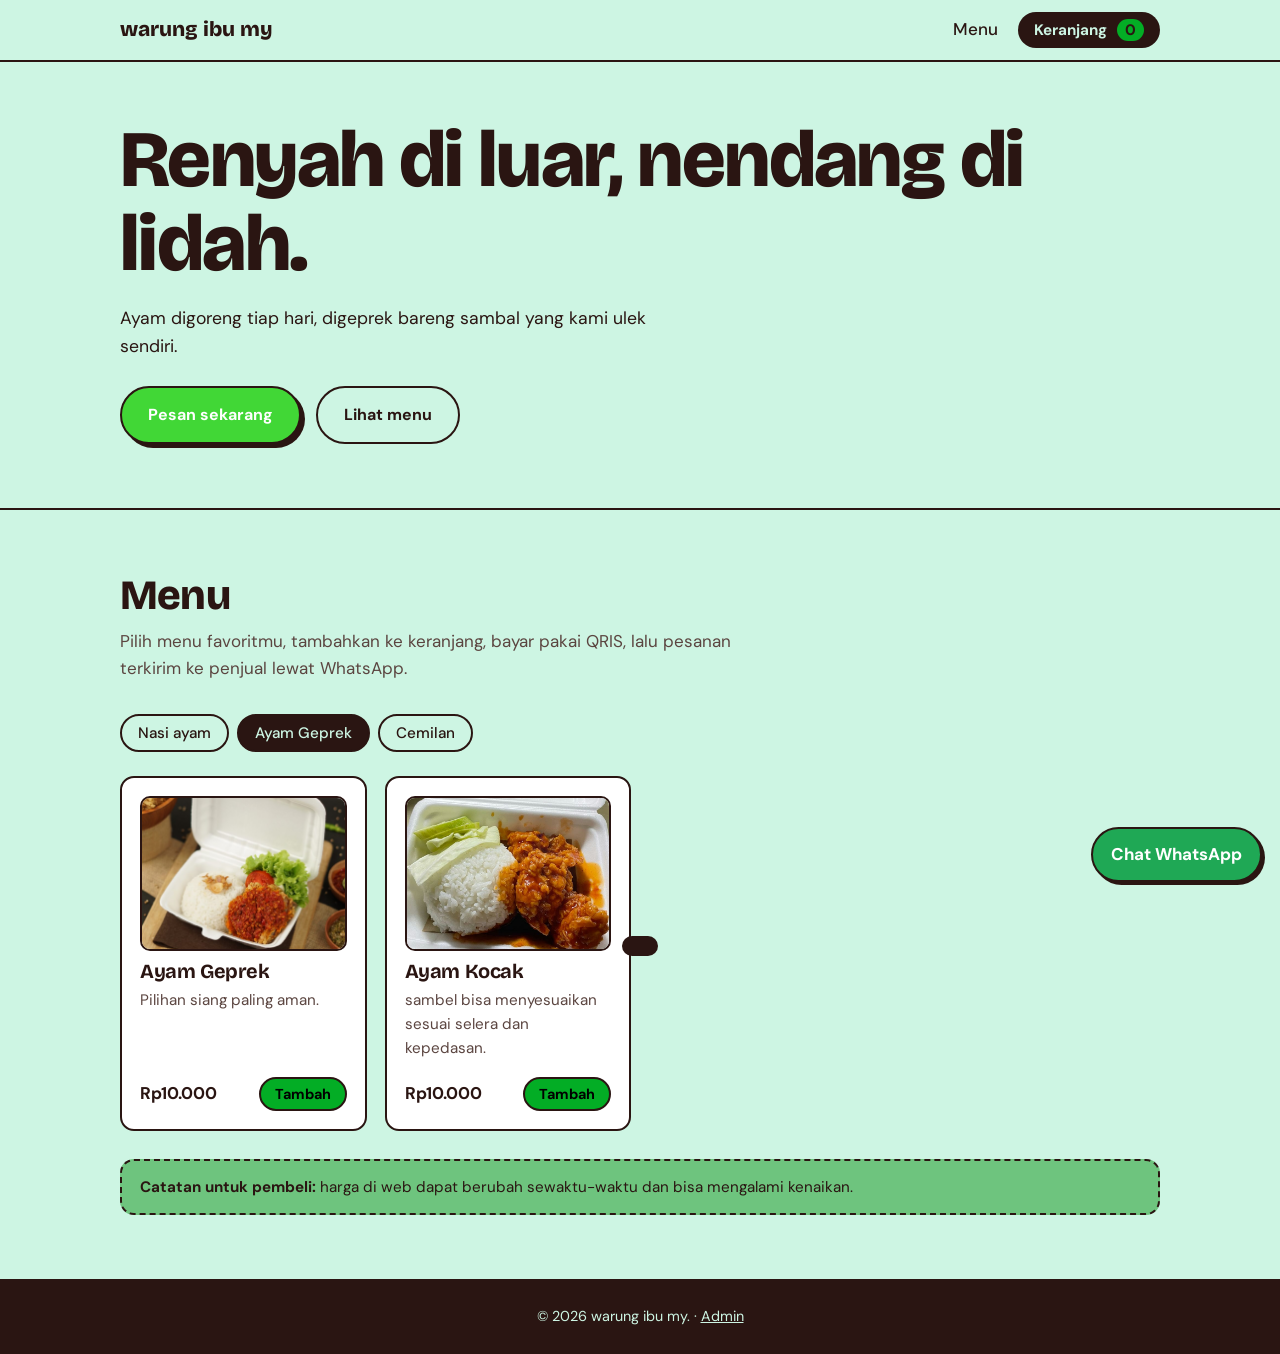
<file: index.html>
<!DOCTYPE html>
<html lang="id">
<head>
<meta charset="UTF-8">
<meta name="viewport" content="width=device-width, initial-scale=1">
<title>warung ibu my – Ayam Geprek Renyah, Sambal Nendang</title>
<meta name="description" content="Ayam geprek renyah dengan sambal buatan sendiri. Bayar pakai QRIS.">
<link rel="preconnect" href="https://fonts.googleapis.com">
<link rel="preconnect" href="https://fonts.gstatic.com" crossorigin>
<link href="https://fonts.googleapis.com/css2?family=Bricolage+Grotesque:opsz,wght@12..96,500;12..96,800&family=DM+Sans:wght@400;500;700&display=swap" rel="stylesheet">
<link rel="stylesheet" href="style.css">
</head>
<body>

<header>
  <div class="wrap bar">
    <a href="#top" class="logo">warung ibu my</a>
    <nav>
      <a class="hide-sm" href="#menu">Menu</a>
      <button class="cart-btn" id="openCart" aria-label="Buka keranjang">Keranjang <span id="count">0</span></button>
    </nav>
  </div>
</header>

<main id="top">
  <div class="hero" id="hero">
    <div class="wrap">
      <div>
        <h1>Renyah di luar, nendang di lidah.</h1>
        <p class="lead">Ayam digoreng tiap hari, digeprek bareng sambal yang kami ulek sendiri.</p>
        <a href="#menu" class="btn">Pesan sekarang</a>
        <a href="#menu" class="btn alt">Lihat menu</a>
      </div>
    </div>
  </div>

  <section id="menu">
    <div class="wrap">
      <h2>Menu</h2>
      <p class="sub">Pilih menu favoritmu, tambahkan ke keranjang, bayar pakai QRIS, lalu pesanan terkirim ke penjual lewat WhatsApp.</p>
      <div class="tabs" role="tablist" id="tabs"></div>
      <div class="grid" id="grid"></div>
      <p class="note"><strong>Catatan untuk pembeli:</strong> harga di web dapat berubah sewaktu-waktu dan bisa mengalami kenaikan.</p>
    </div>
  </section>
</main>

<footer class="site">© 2026 warung ibu my. · <a href="admin.html">Admin</a></footer>

<a class="wa" href="https://wa.me/6287764013305?text=Halo%20warung%20ibu%20my%2C%20saya%20mau%20tanya" target="_blank" rel="noopener">Chat WhatsApp</a>

<div class="scrim" id="scrim"></div>
<aside class="drawer" id="drawer" aria-label="Keranjang belanja" aria-hidden="true">
  <header><h2>Keranjang</h2><button class="close" id="closeCart" aria-label="Tutup keranjang">×</button></header>
  <div class="items" id="items"></div>
  <div class="checkout">
    <input id="name" placeholder="Nama kamu" autocomplete="name">
    <input id="kelas" placeholder="Kelas" autocomplete="off">
    <input id="note" placeholder="Catatan (opsional), misal: pedas / tanpa timun">
    <div class="total"><span>Total</span><span id="total">Rp0</span></div>
    <small>Pembayaran hanya lewat QRIS. QR muncul setelah kamu menekan tombol bayar.</small>
    <button class="btn" id="send">Bayar dengan QRIS</button>
  </div>
</aside>

<!-- Pembayaran QRIS -->
<div class="pay" id="pay" role="dialog" aria-modal="true" aria-labelledby="payTitle">
  <div class="pay-box">
    <h2 id="payTitle">Bayar dengan QRIS</h2>
    <div>
      <div class="pay-amount" id="payAmount">Rp0</div>
      <small>Pesanan <strong id="payId"></strong> · masukkan nominal sesuai total</small>
    </div>
    <div class="pay-timer" id="payTimer"><span>Selesaikan dalam</span><strong id="payTime">03:00</strong></div>
    <img class="pay-qr" src="qris.jpg" alt="QRIS Ayam Katsu Ibu My, Kantin Yadika 13">
    <p class="pay-expired" id="payExpired">Waktu pembayaran habis. Pesanan dibatalkan, silakan pesan lagi.</p>
    <ol class="pay-steps">
      <li>Buka aplikasi bank atau e-wallet, pilih scan QRIS.</li>
      <li>Masukkan nominal sesuai total di atas, lalu bayar.</li>
      <li>Setelah berhasil, tekan "Saya sudah bayar" untuk mengirim pesanan ke penjual.</li>
    </ol>
    <div class="pay-actions">
      <button class="btn" id="paid">Saya sudah bayar</button>
      <button class="btn ghost" id="cancelPay">Batalkan</button>
    </div>
  </div>
</div>

<div class="toast" id="toast" role="status"></div>

<script src="script.js"></script>
</body>
</html>
</file>
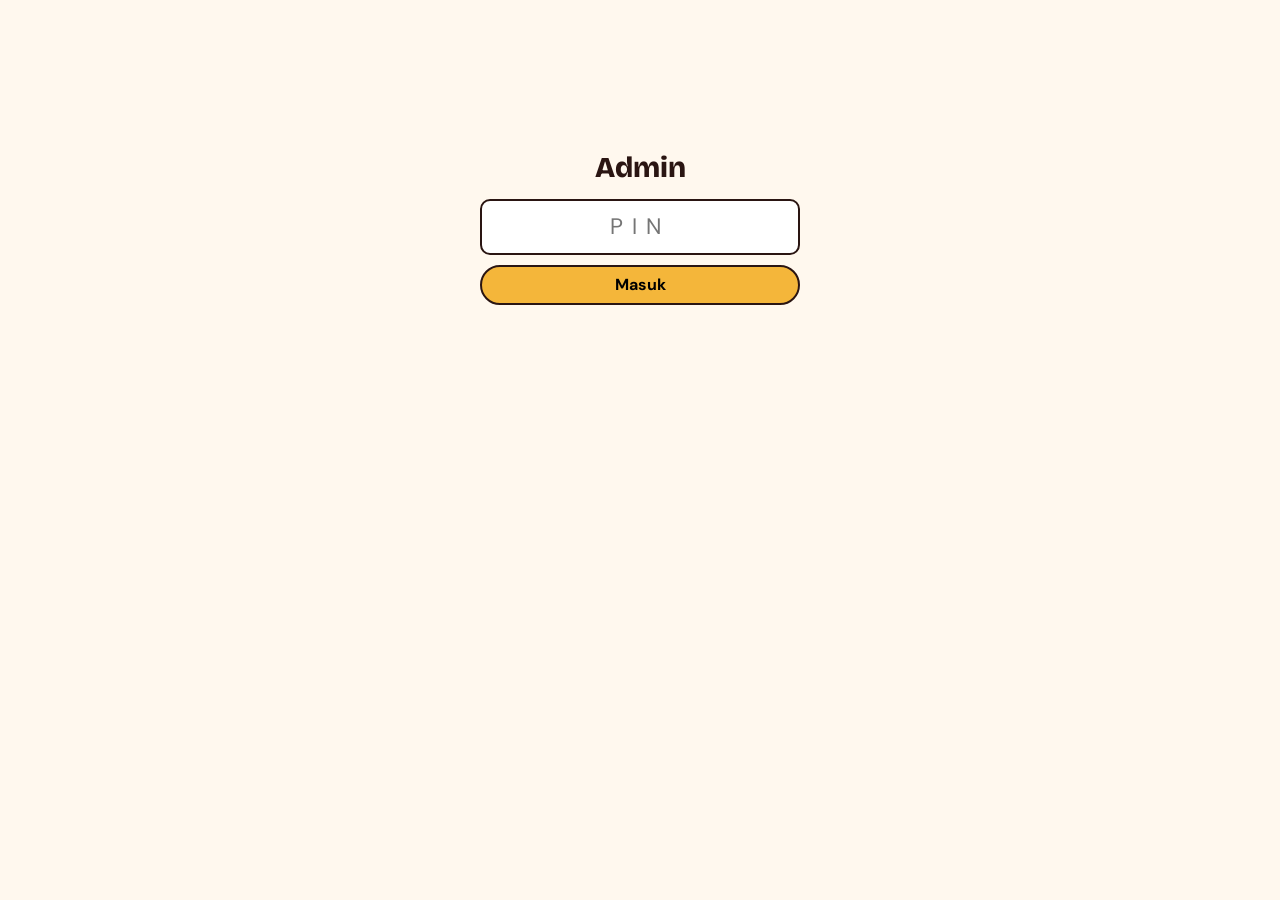
<file: admin.html>
<!DOCTYPE html>
<html lang="id">
<head>
<meta charset="UTF-8">
<meta name="viewport" content="width=device-width, initial-scale=1">
<meta name="robots" content="noindex,nofollow">
<title>Admin – warung ibu my</title>
<link href="https://fonts.googleapis.com/css2?family=Bricolage+Grotesque:opsz,wght@12..96,800&family=DM+Sans:wght@400;500;700&display=swap" rel="stylesheet">
<style>
:root{--ink:#2A1512;--paper:#FFF8EE;--chili:#C6211B;--oil:#F4B63A;--soft:#F3E4CE;--ok:#1FA855}
*{box-sizing:border-box;margin:0}
body{font-family:'DM Sans',system-ui,sans-serif;background:var(--paper);color:var(--ink);padding:20px;line-height:1.5}
h1{font-family:'Bricolage Grotesque',Georgia,sans-serif;font-weight:800;font-size:1.8rem}
.top{display:flex;justify-content:space-between;align-items:center;gap:10px;flex-wrap:wrap;margin-bottom:16px}
button,input,select{font:inherit}
button{cursor:pointer;border:2px solid var(--ink);border-radius:99px;padding:6px 14px;background:var(--oil);font-weight:700}
button:disabled{opacity:.5;cursor:not-allowed}
button.red{background:var(--chili);color:#fff}
button.green{background:var(--ok);color:#fff}
button.plain{background:#fff}
input,select{padding:9px 12px;border:2px solid var(--ink);border-radius:10px;background:#fff}
#login{max-width:320px;margin:14vh auto;display:grid;gap:10px}
#login input{text-align:center;font-size:1.4rem;letter-spacing:.4em}
#app{display:none}
.bar{display:flex;gap:8px;flex-wrap:wrap;margin-bottom:14px}
.stats{display:flex;gap:10px;flex-wrap:wrap;margin-bottom:14px}
.stat{border:2px solid var(--ink);border-radius:12px;background:#fff;padding:8px 14px}
.stat b{display:block;font-size:1.2rem}
.wrapt{overflow-x:auto;border:2px solid var(--ink);border-radius:12px;background:#fff}
table{border-collapse:collapse;width:100%;min-width:820px}
th,td{padding:10px 12px;text-align:left;border-bottom:1px solid var(--soft);vertical-align:top;font-size:.92rem}
th{background:var(--soft)}
.tag{display:inline-block;border-radius:99px;padding:2px 10px;font-size:.8rem;font-weight:700;border:2px solid var(--ink);background:#fff}
.tag.dibayar{background:var(--oil)}.tag.terverifikasi{background:var(--ok);color:#fff}
.tag.kedaluwarsa,.tag.batal{background:#ddd}
#err{color:var(--chili);font-weight:700;min-height:1.4em;text-align:center}
.info{font-size:.85rem;color:#5b4540;margin-top:12px}
</style>
</head>
<body>

<form id="login">
  <h1 style="text-align:center">Admin</h1>
  <input id="pin" type="password" inputmode="numeric" placeholder="PIN" autocomplete="off" maxlength="12" required>
  <button type="submit" id="go">Masuk</button>
  <p id="err"></p>
</form>

<div id="app">
  <div class="top"><h1>Data pelanggan</h1><div><a href="index.html"><button class="plain" type="button">Ke web</button></a> <button class="plain" id="out">Keluar</button></div></div>
  <div class="stats">
    <div class="stat">Perlu dicek<b id="sWait">0</b></div>
    <div class="stat">Terverifikasi<b id="sOk">0</b></div>
    <div class="stat">Omzet terverifikasi<b id="sSum">Rp0</b></div>
  </div>
  <div class="bar">
    <input id="q" placeholder="Cari nama / kelas / no. pesanan">
    <select id="f">
      <option value="">Semua status</option>
      <option value="dibayar">Sudah bayar (perlu dicek)</option>
      <option value="terverifikasi">Terverifikasi</option>
      <option value="menunggu">Menunggu bayar</option>
      <option value="kedaluwarsa">Kedaluwarsa</option>
      <option value="batal">Batal</option>
    </select>
    <button class="plain" id="csv">Unduh CSV</button>
    <button class="red" id="clear">Hapus semua</button>
  </div>
  <div class="wrapt">
    <table>
      <thead><tr><th>Waktu</th><th>No.</th><th>Pelanggan</th><th>Pesanan</th><th>Total</th><th>Status</th><th>Aksi</th></tr></thead>
      <tbody id="rows"></tbody>
    </table>
  </div>
  <p class="info">Data tersimpan di browser perangkat ini saja. Pesanan dari HP pembeli lain tidak muncul di sini. Jangan hapus data browser (cache/site data) sebelum mengunduh CSV.</p>
</div>

<script>
const ADMIN_PIN = "232010";          // ganti PIN di sini
const ORDERS_KEY = "wim_orders";
const $ = s => document.querySelector(s);
const rp = n => "Rp" + (n||0).toLocaleString("id-ID");
const esc = s => String(s ?? "").replace(/[&<>"']/g, c => ({"&":"&amp;","<":"&lt;",">":"&gt;",'"':"&quot;","'":"&#39;"}[c]));
const load = () => { try { return JSON.parse(localStorage.getItem(ORDERS_KEY)) || []; } catch(e){ return []; } };
const save = l => localStorage.setItem(ORDERS_KEY, JSON.stringify(l));
const fmt = t => t ? new Date(t).toLocaleString("id-ID", { dateStyle:"short", timeStyle:"short" }) : "-";

/* ---- PIN + batas percobaan ---- */
let fails = 0, lockUntil = 0;
function showApp(on){
  $("#login").style.display = on ? "none" : "grid";
  $("#app").style.display = on ? "block" : "none";
  if (on) render();
}
$("#login").onsubmit = e => {
  e.preventDefault();
  const left = Math.ceil((lockUntil - Date.now()) / 1000);
  if (left > 0) { $("#err").textContent = `Coba lagi dalam ${left} detik.`; return; }
  if ($("#pin").value === ADMIN_PIN) {
    sessionStorage.setItem("wim_admin", "1"); fails = 0; $("#pin").value = ""; $("#err").textContent = ""; showApp(true);
  } else {
    fails++; $("#pin").value = "";
    if (fails >= 5) { lockUntil = Date.now() + 30000; fails = 0; $("#err").textContent = "Terlalu banyak salah. Tunggu 30 detik."; }
    else $("#err").textContent = "PIN salah.";
  }
};
$("#out").onclick = () => { sessionStorage.removeItem("wim_admin"); showApp(false); };
showApp(sessionStorage.getItem("wim_admin") === "1");

/* ---- Daftar pesanan ---- */
function filtered(){
  const q = $("#q").value.toLowerCase(), f = $("#f").value;
  return load().filter(o => (!f || o.status === f) &&
    (!q || [o.id, o.name, o.kelas].join(" ").toLowerCase().includes(q)));
}
function render(){
  const all = load(), list = filtered();
  $("#rows").innerHTML = list.length ? list.map(o => `
    <tr>
      <td>${fmt(o.createdAt)}</td>
      <td><strong>${esc(o.id)}</strong></td>
      <td>${esc(o.name)}<br><small>Kelas ${esc(o.kelas)}</small>${o.note ? `<br><small>Catatan: ${esc(o.note)}</small>` : ""}</td>
      <td>${(o.items||[]).map(i => `${esc(i.name)} x${i.qty}`).join("<br>")}</td>
      <td>${rp(o.total)}</td>
      <td><span class="tag ${esc(o.status)}">${esc(o.status)}</span></td>
      <td>
        ${o.status === "dibayar" ? `<button class="green" data-a="ok" data-id="${esc(o.id)}">Verifikasi</button>` : ""}
        <button class="red" data-a="del" data-id="${esc(o.id)}">Hapus</button>
      </td>
    </tr>`).join("") : `<tr><td colspan="7">Belum ada data.</td></tr>`;
  const ok = all.filter(o => o.status === "terverifikasi");
  $("#sWait").textContent = all.filter(o => o.status === "dibayar").length;
  $("#sOk").textContent = ok.length;
  $("#sSum").textContent = rp(ok.reduce((a, o) => a + (o.total||0), 0));
}
$("#rows").addEventListener("click", e => {
  const b = e.target.closest("button[data-a]"); if (!b) return;
  let l = load();
  if (b.dataset.a === "ok") { const o = l.find(x => x.id === b.dataset.id); if (o) o.status = "terverifikasi"; }
  if (b.dataset.a === "del") { if (!confirm("Hapus pesanan " + b.dataset.id + "?")) return; l = l.filter(x => x.id !== b.dataset.id); }
  save(l); render();
});
$("#clear").onclick = () => { if (confirm("Hapus SEMUA data pesanan? Unduh CSV dulu kalau perlu.")) { save([]); render(); } };
$("#q").oninput = $("#f").onchange = render;
window.addEventListener("storage", e => { if (e.key === ORDERS_KEY && $("#app").style.display === "block") render(); });

$("#csv").onclick = () => {
  const head = ["Waktu","No","Nama","Kelas","Pesanan","Total","Status","Catatan"];
  const cell = v => '"' + String(v ?? "").replace(/"/g, '""') + '"';
  const rows = filtered().map(o => [fmt(o.createdAt), o.id, o.name, o.kelas,
    (o.items||[]).map(i => `${i.name} x${i.qty}`).join("; "), o.total, o.status, o.note].map(cell).join(","));
  const blob = new Blob(["\ufeff" + [head.map(cell).join(","), ...rows].join("\n")], { type: "text/csv" });
  const a = document.createElement("a");
  a.href = URL.createObjectURL(blob); a.download = "pesanan.csv"; a.click();
};
</script>
</body>
</html>
</file>
<file: style.css>
/* ===== CSS ===== */
:root{
  --ink:#2A1512;
  --paper:#cdf5e3;
  --chili:#41d736;
  --oil:#03ad25;
  --soft:#6ec47e;
  --radius:14px;
  --head:'Bricolage Grotesque',Georgia,sans-serif;
  --body:'DM Sans',system-ui,sans-serif;
}
*{box-sizing:border-box;margin:0}
html{scroll-behavior:smooth}
body{font-family:var(--body);color:var(--ink);background:var(--paper);line-height:1.6;font-size:17px}
img,svg{max-width:100%}
a{color:inherit}
:focus-visible{outline:3px solid var(--oil);outline-offset:2px}
.wrap{max-width:1080px;margin:0 auto;padding:0 20px}
h1,h2,h3{font-family:var(--head);line-height:1.05;letter-spacing:-.02em}
h2{font-size:clamp(1.8rem,4vw,2.6rem);font-weight:800}

/* Header */
header{position:sticky;top:0;z-index:20;background:var(--paper);border-bottom:2px solid var(--ink)}
.bar{display:flex;align-items:center;justify-content:space-between;height:60px}
.logo{font-family:var(--head);font-weight:800;font-size:1.3rem;text-decoration:none}
nav{display:flex;gap:20px;align-items:center}
nav a{text-decoration:none;font-weight:500}
nav a:hover{text-decoration:underline}
.cart-btn{background:var(--ink);color:var(--paper);border:0;border-radius:99px;padding:8px 16px;font:700 .95rem var(--body);cursor:pointer}
.cart-btn span{background:var(--oil);color:var(--ink);border-radius:99px;padding:1px 8px;margin-left:6px}

/* Hero */
.hero{
  background:var(--paper);color:var(--ink);
  padding:56px 0 64px;border-bottom:2px solid var(--ink);
}
.hero h1{font-size:clamp(2.6rem,7vw,5rem);font-weight:800}
.hero p.lead{max-width:44ch;margin:18px 0 26px;font-size:1.1rem}
.btn{display:inline-block;background:var(--chili);color:#fff;text-decoration:none;font-weight:700;border-radius:99px;padding:14px 26px;border:2px solid var(--ink);box-shadow:4px 4px 0 var(--ink);transition:transform .12s,box-shadow .12s;cursor:pointer;font-size:1rem;font-family:var(--body)}
.btn:hover{transform:translate(2px,2px);box-shadow:2px 2px 0 var(--ink)}
.btn.alt{background:transparent;color:inherit;border-color:currentColor;box-shadow:none;margin-left:10px}

/* Sections */
section{padding:64px 0}
.sub{max-width:52ch;margin:10px 0 32px;color:#5b4540}

/* Menu */
.note{margin-top:28px;padding:14px 18px;border:2px dashed var(--ink);border-radius:var(--radius);background:var(--soft);font-size:.95rem}
.tabs{display:flex;gap:8px;flex-wrap:wrap;margin-bottom:24px}
.tab{background:transparent;border:2px solid var(--ink);color:var(--ink);border-radius:99px;padding:7px 16px;font:500 .95rem var(--body);cursor:pointer}
.tab[aria-selected="true"]{background:var(--ink);color:var(--paper)}
.grid{display:grid;grid-template-columns:repeat(auto-fill,minmax(240px,1fr));gap:18px}
.card{border:2px solid var(--ink);border-radius:var(--radius);padding:18px;background:#fff;display:flex;flex-direction:column;gap:6px}
.card .emo{font-size:2.6rem}
.card .thumb{width:100%;aspect-ratio:4/3;object-fit:cover;object-position:50% 68%;border-radius:10px;border:2px solid var(--ink);margin-bottom:4px}
.card h3{font-size:1.25rem}
.card p{font-size:.95rem;color:#5b4540;flex:1}
.row{display:flex;justify-content:space-between;align-items:center;margin-top:10px}
.price{font-weight:700}
.add{background:var(--oil);border:2px solid var(--ink);border-radius:99px;padding:6px 14px;font:700 .9rem var(--body);cursor:pointer}
.add:hover{background:var(--chili);color:#fff}

footer.site{background:var(--ink);color:var(--paper);padding:26px 0;text-align:center;font-size:.9rem}

/* Keranjang */
.drawer{position:fixed;inset:0 0 0 auto;width:min(400px,100%);background:var(--paper);border-left:2px solid var(--ink);z-index:40;transform:translateX(100%);transition:transform .3s;display:flex;flex-direction:column}
.drawer.open{transform:none}
.drawer header{position:static;display:flex;justify-content:space-between;align-items:center;padding:16px 20px}
.drawer h2{font-size:1.4rem}
.close{background:none;border:0;font-size:1.6rem;cursor:pointer}
.items{flex:1;overflow:auto;padding:16px 20px}
.item{display:flex;justify-content:space-between;gap:10px;padding:12px 0;border-bottom:1px solid var(--soft)}
.qty{display:flex;align-items:center;gap:8px;margin-top:4px}
.qty button{width:28px;height:28px;border-radius:50%;border:2px solid var(--ink);background:#fff;font-weight:700;cursor:pointer}
.empty{color:#5b4540}
.checkout{padding:16px 20px;border-top:2px solid var(--ink);display:grid;gap:10px}
.checkout input,.checkout select{width:100%;padding:10px 12px;border:2px solid var(--ink);border-radius:10px;font:inherit;background:#fff}
.total{display:flex;justify-content:space-between;font-weight:700;font-size:1.1rem}
.checkout .btn{text-align:center;width:100%}
.scrim{position:fixed;inset:0;background:rgba(42,21,18,.5);z-index:30;opacity:0;pointer-events:none;transition:opacity .3s}
.scrim.open{opacity:1;pointer-events:auto}
.wa{position:fixed;right:18px;bottom:18px;z-index:25;background:#1FA855;color:#fff;border:2px solid var(--ink);border-radius:99px;padding:12px 18px;font-weight:700;text-decoration:none;box-shadow:3px 3px 0 var(--ink)}
.toast{position:fixed;left:50%;bottom:24px;transform:translate(-50%,80px);background:var(--ink);color:var(--paper);padding:10px 18px;border-radius:99px;z-index:50;transition:transform .25s}
.toast.show{transform:translate(-50%,0)}

@media (max-width:760px){
  nav a.hide-sm{display:none}
  .btn.alt{margin:12px 0 0}
}
@media (prefers-reduced-motion:reduce){*{transition:none!important;scroll-behavior:auto!important}}
/* ===== Pembayaran QRIS ===== */
.pay{position:fixed;inset:0;z-index:60;display:none;align-items:center;justify-content:center;padding:16px;background:rgba(42,21,18,.65);overflow:auto}
.pay.open{display:flex}
.pay-box{background:var(--paper);border:2px solid var(--ink);border-radius:var(--radius);box-shadow:6px 6px 0 var(--ink);width:min(420px,100%);padding:22px;display:grid;gap:12px;max-height:100%;overflow:auto}
.pay-box h2{font-size:1.5rem}
.pay-amount{font-family:var(--head);font-weight:800;font-size:2rem}
.pay-timer{display:flex;justify-content:space-between;align-items:center;border:2px solid var(--ink);border-radius:99px;padding:8px 16px;background:var(--soft);font-weight:700}
.pay-timer strong{font-family:var(--head);font-size:1.4rem;font-variant-numeric:tabular-nums}
.pay-timer.low{background:var(--chili);color:#fff}
.pay-qr{width:100%;max-height:360px;object-fit:contain;border:2px solid var(--ink);border-radius:10px;background:#fff}
.pay-steps{font-size:.92rem;padding-left:18px;color:#5b4540}
.pay-actions{display:grid;gap:8px}
.pay-actions .btn{text-align:center;width:100%}
.btn.ghost{background:transparent;color:var(--ink);box-shadow:none}
.pay-expired{display:none;text-align:center;font-weight:700;color:var(--chili)}
.pay.expired .pay-expired{display:block}
.pay.expired .pay-qr,.pay.expired #paid{display:none}

/* ===== Daftar Pemesan ===== */
#pemesan{border-top:2px solid var(--ink);background:var(--soft)}
.pill{display:inline-block;vertical-align:middle;font:700 .9rem var(--body);background:var(--ink);color:var(--paper);border-radius:99px;padding:2px 12px;margin-left:6px;letter-spacing:0}
.orders{list-style:none;padding:0;display:grid;gap:10px;max-height:520px;overflow:auto}
.ord{display:flex;justify-content:space-between;gap:12px;align-items:flex-start;background:#fff;border:2px solid var(--ink);border-radius:var(--radius);padding:12px 16px}
.ord p{font-size:.95rem;color:#5b4540}
.ord small{color:#7a625c}
.kls{font-size:.85rem;color:#5b4540}
.tag{flex:none;border:2px solid var(--ink);border-radius:99px;padding:2px 12px;font:700 .8rem var(--body);background:var(--oil)}
.tag.terverifikasi{background:#1FA855;color:#fff}
.orders .empty{border:2px dashed var(--ink);border-radius:var(--radius);padding:14px 16px;background:#fff}
.checkout small{color:#5b4540}
</file>
